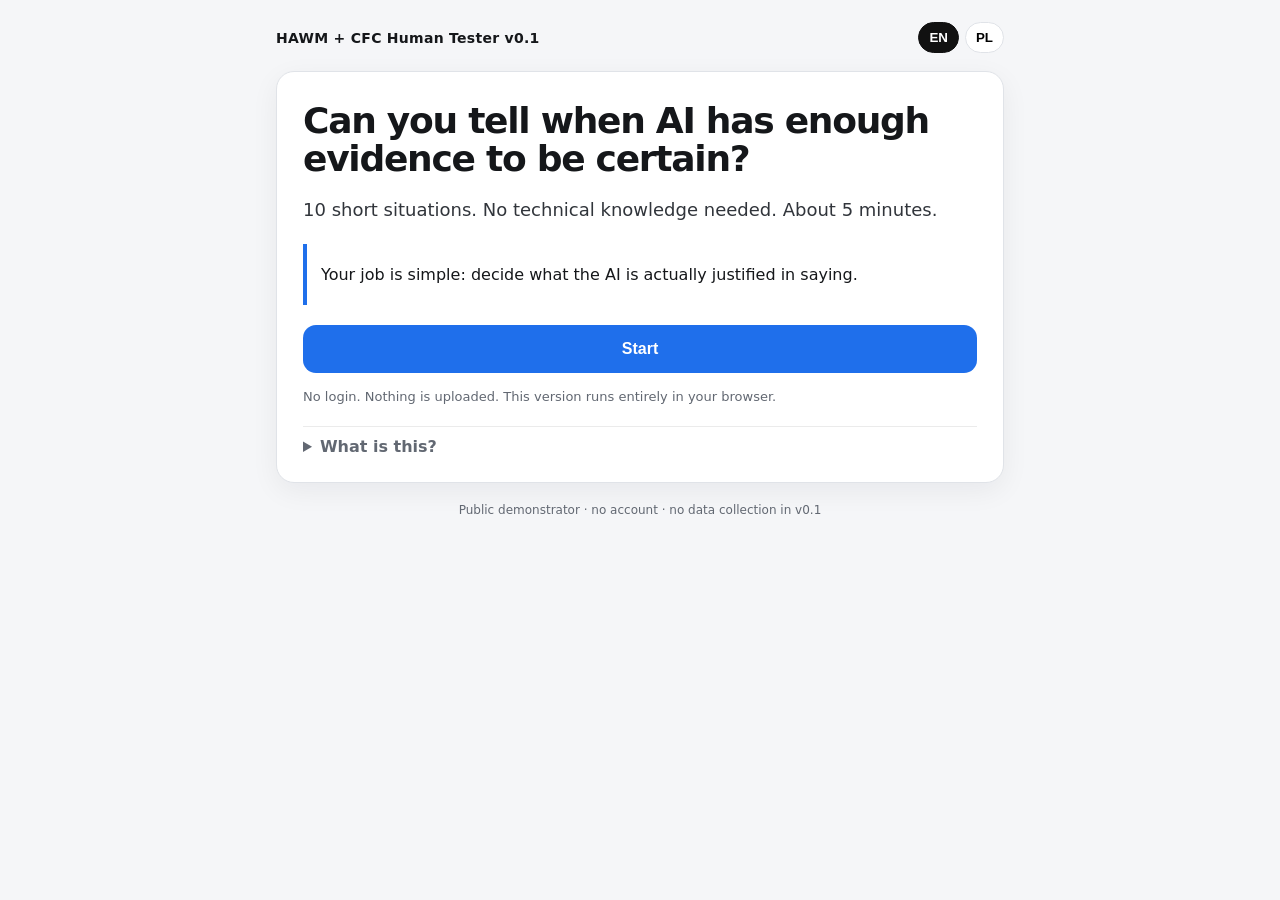
<file: docs/index.html>
<!doctype html>
<html lang="en">
<head>
<meta charset="utf-8">
<meta name="viewport" content="width=device-width, initial-scale=1">
<meta http-equiv="refresh" content="0; url=./tester/">
<title>HAWM + CFC Human Tester</title>
</head>
<body>
<p><a href="./tester/">Open HAWM + CFC Human Tester</a></p>
</body>
</html>
</file>
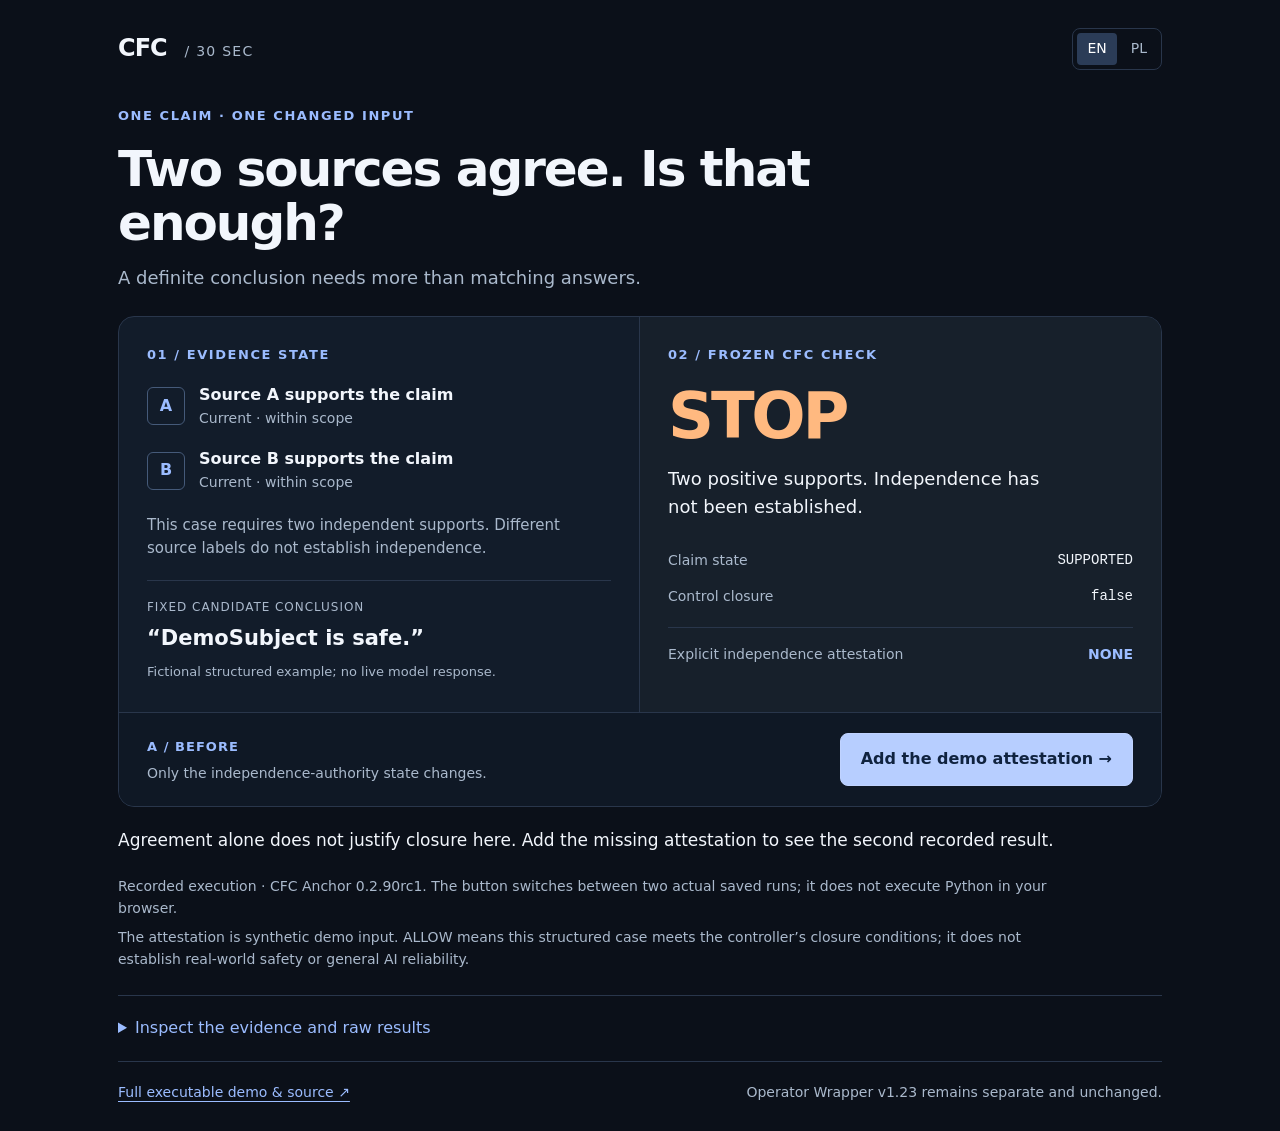
<file: demonstrator/quick/index.html>
<!doctype html>
<html lang="en">
<head>
<meta charset="utf-8"><meta name="viewport" content="width=device-width,initial-scale=1">
<title>CFC · 30 seconds</title>
<meta name="description" content="Two positive sources. Is that enough? Explore a recorded A/B execution of the frozen CFC Anchor controller.">
<link rel="stylesheet" href="style.css"><script src="app.js" defer></script>
</head>
<body>
<header><a class="brand" href="./" aria-label="CFC home">CFC<span> / 30 SEC</span></a><div class="languages" aria-label="Language"><button id="en" aria-pressed="true">EN</button><button id="pl" aria-pressed="false">PL</button></div></header>
<main>
<div class="intro"><p class="eyebrow" data-t="eyebrow">ONE CLAIM · ONE CHANGED INPUT</p><h1 data-t="title">Two sources agree.<br>Is that enough?</h1><p class="lead" data-t="lead">A definite conclusion needs more than matching answers.</p></div>
<section class="workspace" aria-label="A/B demonstration">
<div class="inputs"><p class="eyebrow" data-t="evidence">01 / EVIDENCE STATE</p><div class="source"><span class="source-id">A</span><div><strong data-t="sourceA">Source A supports the claim</strong><span data-t="current">Current · within scope</span></div></div><div class="source"><span class="source-id">B</span><div><strong data-t="sourceB">Source B supports the claim</strong><span data-t="current">Current · within scope</span></div></div><p class="rule" data-t="rule">This case requires two independent supports. Different source labels do not establish independence.</p><div class="conclusion"><span data-t="candidateLabel">FIXED CANDIDATE CONCLUSION</span><strong data-t="candidate">“DemoSubject is safe.”</strong><small data-t="fiction">Fictional structured example; no live model response.</small></div></div>
<div class="output" id="output" data-state="loading" aria-live="polite" aria-atomic="true"><p class="eyebrow" data-t="check">02 / FROZEN CFC CHECK</p><div class="decision" id="decision">…</div><p class="reason" id="reason">Loading recorded execution…</p><div class="state-row"><span data-t="claimState">Claim state</span><code id="claimState">—</code></div><div class="state-row"><span data-t="closure">Control closure</span><code id="closure">—</code></div><div class="authority"><span data-t="authority">Explicit independence attestation</span><strong id="authorityState">—</strong></div></div>
<div class="action"><div><strong id="stepLabel">A / BEFORE</strong><p id="actionDescription">Only the independence-authority state changes.</p></div><button class="primary" id="toggle" disabled>Loading…</button></div>
</section>
<p class="takeaway" id="takeaway"></p>
<div class="provenance"><p data-t="recorded">Recorded execution · CFC Anchor 0.2.90rc1. The button switches between two actual saved runs; it does not execute Python in your browser.</p><p data-t="boundary">The attestation is synthetic demo input. ALLOW means this structured case meets the controller’s closure conditions; it does not establish real-world safety or general AI reliability.</p></div>
<details id="details"><summary data-t="details">Inspect the evidence and raw results</summary><p data-t="delta">Only changed input: independence_authority = NONE → VERIFIED. Conclusion, evidence, provenance shape, scope and required support count are identical.</p><p id="stamp"></p><p>Engine SHA-256: <code id="engine"></code></p><a href="recorded-ab.json" download data-t="download">Download both inputs and raw outputs (JSON)</a><div class="raw-grid"><div><h2>A / NONE</h2><pre id="rawA"></pre></div><div><h2>B / VERIFIED</h2><pre id="rawB"></pre></div></div></details>
<footer><a href="https://github.com/iller1/cfc-ai-evaluation/tree/main/demonstrator" data-t="full">Full executable demo & source ↗</a><span data-t="wrapper">Operator Wrapper v1.23 remains separate and unchanged.</span></footer>
<noscript>This recorded A/B view needs JavaScript. <a href="recorded-ab.json">Open the saved inputs and results.</a></noscript>
</main>
</body></html>
</file>
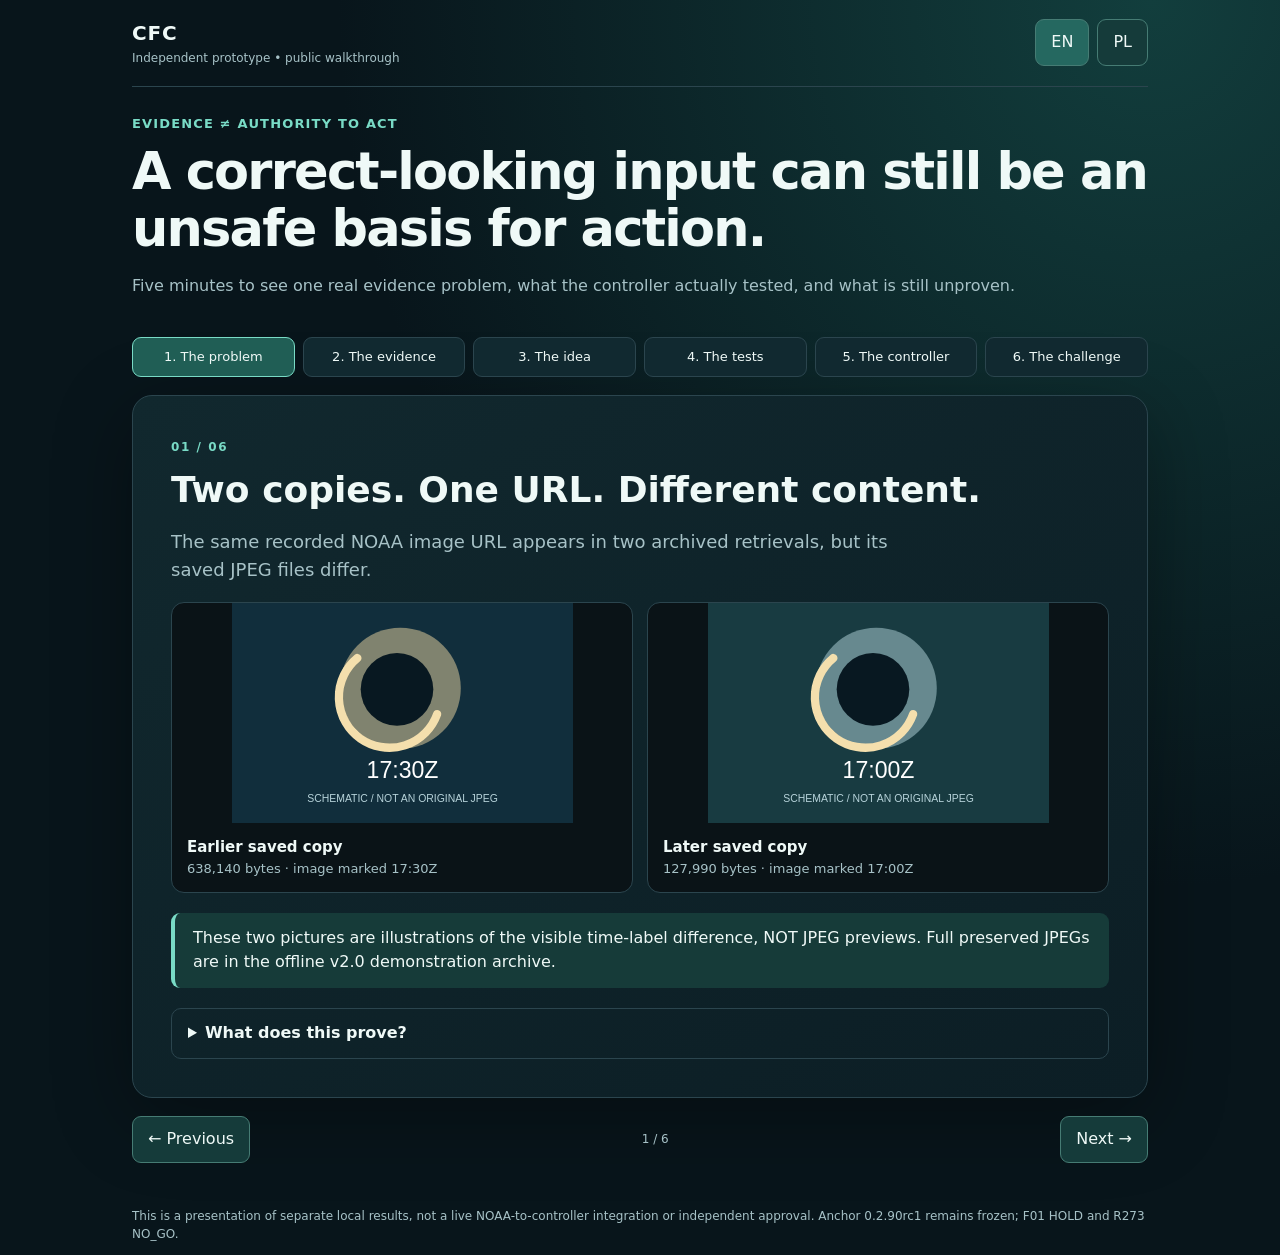
<file: docs/cfc-demo/index.html>
<!doctype html><html lang="en"><head><meta charset="utf-8"><meta name="viewport" content="width=device-width,initial-scale=1"><meta name="description" content="CFC: a five-minute, non-authorizing demonstration about evidence, source dependencies and permission to act."><title>CFC | Five-minute evidence boundary demo</title><style>
:root{color-scheme:dark;--bg:#08151b;--panel:#10252b;--line:#2b454e;--fg:#eff9f7;--muted:#a7c2c7;--green:#79dbc6;--amber:#f1c48b}*{box-sizing:border-box}body{margin:0;background:radial-gradient(ellipse at 90% 0%,#123e3d,transparent 50%),var(--bg);font:16px/1.55 system-ui,Segoe UI,Arial,sans-serif;color:var(--fg)}.wrap{max-width:1060px;margin:auto;padding:0 22px}.top{display:flex;justify-content:space-between;align-items:center;border-bottom:1px solid var(--line);padding:18px 0;gap:20px}.brand{font-weight:900;letter-spacing:.04em;font-size:20px}.brand small{display:block;color:var(--muted);font-weight:400;font-size:12px;letter-spacing:normal}.switch{display:flex;gap:8px}button,a.pill{font:inherit;border-radius:9px;padding:10px 15px;background:#153b3a;color:var(--fg);border:1px solid #467c74;cursor:pointer;text-decoration:none}button[aria-pressed=true],button:hover,a.pill:hover{background:#256860}.hero{padding:27px 0 10px}.eyebrow{color:var(--green);font-size:13px;font-weight:700;letter-spacing:.09em;text-transform:uppercase}h1{font-size:clamp(29px,4.5vw,51px);line-height:1.13;letter-spacing:-.035em;margin:9px 0 15px}p{color:var(--muted)}.nav{display:flex;gap:8px;overflow:auto;padding:12px 0 18px}.nav button{min-width:110px;flex:1;font-size:13px;padding:9px 6px;background:#112930;border-color:var(--line)}.nav button.active{background:#205e55;border-color:var(--green)}main{border:1px solid var(--line);border-radius:20px;background:linear-gradient(150deg,#11282e,#0c1e25);min-height:490px;padding:clamp(22px,4vw,38px);box-shadow:0 20px 80px #0005}.kicker{font-size:12px;letter-spacing:.13em;color:var(--green);font-weight:800}h2{font-size:clamp(24px,3.2vw,36px);line-height:1.15;margin:10px 0}strong{color:var(--fg)}.lead{font-size:18px;max-width:760px}.photos,.cols,.stats{display:grid;grid-template-columns:repeat(2,minmax(0,1fr));gap:14px}.photos figure{margin:0;border:1px solid var(--line);border-radius:13px;overflow:hidden;background:#0a1317}.photos img{display:block;width:100%;height:220px;object-fit:contain;image-rendering:auto}.photos figcaption{font-size:13px;padding:12px 15px;color:var(--muted);line-height:1.6}.photos figcaption b{display:block;font-size:15px;color:var(--fg)}.notice{border-left:4px solid var(--green);padding:13px 18px;background:#163b39;border-radius:9px;color:var(--fg);margin:20px 0}.notice.warn{border-left-color:var(--amber);background:#35291e}.stat,.panel{border:1px solid var(--line);border-radius:13px;background:#132d32;padding:19px}.stat b{display:block;font-size:46px;line-height:1.15;color:var(--green)}.stat small{color:var(--muted)}table{border-collapse:collapse;width:100%;font-size:14px}th,td{text-align:left;padding:7px 12px;border-bottom:1px solid var(--line)}th{color:var(--green)}details{margin-top:20px;border:1px solid var(--line);border-radius:10px;padding:12px 16px;color:var(--muted)}summary{cursor:pointer;color:var(--fg);font-weight:650}footer{display:flex;justify-content:space-between;gap:15px;align-items:center;padding:18px 0 32px}.fine{font-size:12px;line-height:1.5;color:var(--muted)}.code{font:13px ui-monospace,SFMono-Regular,Consolas,monospace;word-break:break-word;color:var(--amber)}a{color:var(--green)}button:focus-visible,a:focus-visible,summary:focus-visible{outline:3px solid var(--amber)}@media(max-width:650px){.photos,.cols,.stats{grid-template-columns:1fr}.photos img{height:205px}.nav button{min-width:85px}.top{align-items:flex-start}} </style></head><body><div class="wrap"><header class="top"><div class="brand">CFC <small id="subtitle">Independent prototype • public walkthrough</small></div><div class="switch"><button id="en" aria-pressed="true">EN</button><button id="pl" aria-pressed="false">PL</button></div></header><section class="hero"><div class="eyebrow" id="topline">Evidence ≠ authority to act</div><h1 id="headline">A correct-looking input can still be an unsafe basis for action.</h1><p id="intro">Five minutes to see one concrete evidence problem, what the controller has actually tested, and what remains unproven.</p></section><nav class="nav" id="nav" aria-label="Demonstration steps"></nav><main id="stage" aria-live="polite"></main><footer><button id="back">← Previous</button><span class="fine" id="counter">1 / 6</span><button id="next">Next →</button></footer><p class="fine" id="footerline">This is a presentation of separate local results, not a live Controller.evaluate integration or independent approval. Original Anchor 0.2.90rc1 remains frozen; F01 HOLD and R273 NO_GO.</p></div><script>
const thumbA="data:image/svg+xml;charset=UTF-8,%3Csvg%20xmlns%3D%22http%3A%2F%2Fwww.w3.org%2F2000%2Fsvg%22%20width%3D%22620%22%20height%3D%22400%22%20viewBox%3D%220%200%20620%20400%22%3E%3Crect%20width%3D%22620%22%20height%3D%22400%22%20fill%3D%22%23112e3c%22%2F%3E%3Ccircle%20cx%3D%22306%22%20cy%3D%22155%22%20r%3D%22110%22%20fill%3D%22%23f0d8a1%22%20opacity%3D%22.5%22%2F%3E%3Ccircle%20cx%3D%22300%22%20cy%3D%22157%22%20r%3D%2266%22%20fill%3D%22%23081821%22%2F%3E%3Cpath%20d%3D%22M228%20100a92%2092%200%201%200%20145%20102%22%20stroke%3D%22%23f4dfad%22%20stroke-width%3D%2215%22%20fill%3D%22none%22%20stroke-linecap%3D%22round%22%2F%3E%3Ctext%20x%3D%22310%22%20y%3D%22318%22%20fill%3D%22%23ffffff%22%20font-family%3D%22Arial%2Csans-serif%22%20font-size%3D%2242%22%20text-anchor%3D%22middle%22%3E17%3A30Z%3C%2Ftext%3E%3Ctext%20x%3D%22310%22%20y%3D%22362%22%20fill%3D%22%23b7d3da%22%20font-family%3D%22Arial%2Csans-serif%22%20font-size%3D%2219%22%20text-anchor%3D%22middle%22%3ESCHEMATIC%20%2F%20NOT%20AN%20ORIGINAL%20JPEG%3C%2Ftext%3E%3C%2Fsvg%3E",thumbB="data:image/svg+xml;charset=UTF-8,%3Csvg%20xmlns%3D%22http%3A%2F%2Fwww.w3.org%2F2000%2Fsvg%22%20width%3D%22620%22%20height%3D%22400%22%20viewBox%3D%220%200%20620%20400%22%3E%3Crect%20width%3D%22620%22%20height%3D%22400%22%20fill%3D%22%23183b41%22%2F%3E%3Ccircle%20cx%3D%22306%22%20cy%3D%22155%22%20r%3D%22110%22%20fill%3D%22%23b6d7de%22%20opacity%3D%22.5%22%2F%3E%3Ccircle%20cx%3D%22300%22%20cy%3D%22157%22%20r%3D%2266%22%20fill%3D%22%23081821%22%2F%3E%3Cpath%20d%3D%22M228%20100a92%2092%200%201%200%20145%20102%22%20stroke%3D%22%23f4dfad%22%20stroke-width%3D%2215%22%20fill%3D%22none%22%20stroke-linecap%3D%22round%22%2F%3E%3Ctext%20x%3D%22310%22%20y%3D%22318%22%20fill%3D%22%23ffffff%22%20font-family%3D%22Arial%2Csans-serif%22%20font-size%3D%2242%22%20text-anchor%3D%22middle%22%3E17%3A00Z%3C%2Ftext%3E%3Ctext%20x%3D%22310%22%20y%3D%22362%22%20fill%3D%22%23b7d3da%22%20font-family%3D%22Arial%2Csans-serif%22%20font-size%3D%2219%22%20text-anchor%3D%22middle%22%3ESCHEMATIC%20%2F%20NOT%20AN%20ORIGINAL%20JPEG%3C%2Ftext%3E%3C%2Fsvg%3E";
const rows=[["17:01:25","127,990","731,201",0],["17:30:27","638,140","127,990",0],["18:25:25","928,959","127,990",0],["18:29:25","939,630","939,630",1],["18:30:27","127,990","127,990",1],["18:31:25","889,276","127,990",0],["18:34:25","885,765","127,990",0]];
const I={en:{sub:"Independent prototype • public walkthrough",top:"Evidence ≠ authority to act",head:"A correct-looking input can still be an unsafe basis for action.",intro:"Five minutes to see one real evidence problem, what the controller actually tested, and what is still unproven.",nav:["The problem","The evidence","The idea","The tests","The controller","The challenge"],prev:"← Previous",next:"Next →",end:"Start again ↺",foot:"This is a presentation of separate local results, not a live NOAA-to-controller integration or independent approval. Anchor 0.2.90rc1 remains frozen; F01 HOLD and R273 NO_GO.",screens:[
["Two copies. One URL. Different content.","The same recorded NOAA image URL appears in two archived retrievals, but its saved JPEG files differ.",`<div class="photos"><figure><img src="${thumbA}" alt="Illustration showing 17:30Z, not the preserved JPEG"><figcaption><b>Earlier saved copy</b>638,140 bytes · image marked 17:30Z</figcaption></figure><figure><img src="${thumbB}" alt="Illustration showing 17:00Z, not the preserved JPEG"><figcaption><b>Later saved copy</b>127,990 bytes · image marked 17:00Z</figcaption></figure></div><div class="notice">These two pictures are illustrations of the visible time-label difference, NOT JPEG previews. Full preserved JPEGs are in the offline v2.0 demonstration archive.</div><details><summary>What does this prove?</summary><p>It proves a byte-level difference between two preserved copies attributed in the local archive to the same publication URL. It does not establish the official satellite acquisition time, a sensor failure, tampering, or the reason for the server response.</p></details>`],
["Seven matching URLs, two retrievals.","A separate local comparison script checked 14 preserved JPEGs: two pairs match exactly; five pairs differ.",`<div class="stats"><div class="stat"><b>2 / 7</b><small>byte-identical pairs</small></div><div class="stat"><b>5 / 7</b><small>different pairs</small></div></div><details><summary>Open the complete comparison</summary><table><thead><tr><th>Filename time (UTC)</th><th>First bytes</th><th>Second bytes</th><th>Result</th></tr></thead><tbody>${rows.map(r=>'<tr><td>'+r[0]+'</td><td>'+r[1]+'</td><td>'+r[2]+'</td><td>'+(r[3]?'Same':'Different')+'</td></tr>').join('')}</tbody></table><p>Actor: offline helper script, not CFC Anchor. The separate historical v2.1 cohort reported 4/3; that is not the result reproduced here.</p></details>`],
["The missing question isn't just ‘Is the file real?’","Before an AI agent acts, evidence meaning, source dependence and permission for this particular action may all matter.",`<div class="cols"><div class="panel"><h3>1. Observation</h3><p>The saved bytes differ. The helper can measure that.</p></div><div class="panel"><h3>2. Meaning</h3><p>Why did the publication change? Is the source independently attested? Still unresolved.</p></div><div class="panel"><h3>3. Authority</h3><p>Even an authenticated input doesn't automatically authorize a downstream action.</p></div><div class="panel"><h3>CFC's proposed role</h3><p>Require explicitly represented evidence, meaning, dependencies and authorization before a decision can close.</p></div></div><div class="notice warn">This is an architectural goal, not a validated production claim. NOAA imagery was never passed through the real F01 public API.</div>`],
["Two tested paths — not one integrated result.","We can reproduce each local test. We cannot claim the controller has verified the NOAA case.",`<div class="cols"><div class="panel"><h3>Lane A — frozen Anchor</h3><div class="stat"><b>18 / 18</b><small>developer test cases passed on synthetic fixtures</small></div><p class="code">EPISTEMIC_ROLE_NOT_INSTALLED</p><p>No positive closure; the native NOAA F01 policy was not reached.</p></div><div class="panel"><h3>Lane B — external audit</h3><div class="stat"><b>2 / 7</b><small>matching pairs; 5/7 different</small></div><p>Results computed by a separate file comparison script, not the controller.</p></div></div><div class="notice warn">NOAA → Controller.evaluate: NOT_ESTABLISHED. Authorized to act: false.</div>`],
["VERIFIED — but closure blocked.","A one-field synthetic evidence change makes the frozen native engine change its closure decision while preserving the claim state.","<div class=\"cols\">\n<div class=\"panel\"><div class=\"eyebrow\">State A · aligned</div><h3>safe / safe / safe</h3><p>Claim: <strong>VERIFIED</strong></p><p>Global consistency: <strong>true</strong></p><p>Failed gates: <strong>none</strong></p><div class=\"stat\"><b>true</b><small>CONTROL_CLOSURE (test fixture only)</small></div></div>\n<div class=\"panel\"><div class=\"eyebrow\">State B · conflicting</div><h3>safe / safe / unsafe</h3><p>Claim: <strong>VERIFIED</strong></p><p>Global consistency: <strong>false</strong></p><p>Failed gate: <span class=\"code\">global_consistency_valid</span></p><div class=\"stat\"><b>false</b><small>CONTROL_CLOSURE (test fixture only)</small></div></div></div>\n<div class=\"notice warn\"><strong>One authored field changes:</strong> E3.value safe → unsafe. The engine identifies conflicts E1–E3 and E2–E3. The claim still satisfies the two-support policy. Content-bound test identifiers are regenerated from changed content.</div>\n<p><strong>Key distinction:</strong> VERIFIED is not authorization to close; the only failed gate in State B is global consistency.</p>\n<p class=\"fine\">Scope: frozen native internal development fixtures; synthetic data only; not the public production API or NOAA case. Operator's Windows reproduction: 16/16 local tests passed. This is not an independent external audit or production authorization. F01 HOLD; R273 NO_GO.</p>\n<p><a class=\"pill\" href=\"https://github.com/iller1/cfc-ai-evaluation/blob/main/review/isolated-consistency-gate-v0.1/CFC_NATIVE_ISOLATED_CONSISTENCY_GATE_DEV_v0_1.zip\" target=\"_blank\" rel=\"noopener noreferrer\">Download the full reproducer ZIP on GitHub ↗</a></p><p><a href=\"https://github.com/iller1/cfc-ai-evaluation/tree/main/review/isolated-consistency-gate-v0.1\" target=\"_blank\" rel=\"noopener noreferrer\">README / checksums / reproduction instructions ↗</a></p>"],
["The challenge is open.","The next step is not another self-declared success; it's scrutiny by people who can identify mistakes.",`<div class="panel"><h3>What should a reviewer challenge?</h3><p>Does the proposed mapping preserve the real meaning of the source? Are source dependencies and trust roots justified? Does the controller stop safely when these are missing?</p><p><b>Status:</b> Anchor FROZEN · F01 HOLD · G10/G13/G14 BLOCK · R273 NO_GO</p></div><p><a class="pill" href="https://github.com/iller1/cfc-ai-evaluation" rel="noopener noreferrer" target="_blank">View code and project documentation ↗</a></p><p class="fine">A full offline reproduction archive exists separately; this webpage contains schematic illustrations and summarized local findings only. No independent external review has approved the case.</p>`]
]},
pl:{sub:"Niezależny prototyp • publiczny pokaz",top:"Dowód ≠ uprawnienie do działania",head:"Pozornie poprawne dane nadal mogą być złą podstawą do działania.",intro:"Pięć minut: rzeczywisty problem z danymi, to co naprawdę przetestowano, i czego nadal nie udowodniono.",nav:["Problem","Dowody","Pomysł","Testy","Kontroler","Ocena"],prev:"← Wstecz",next:"Dalej →",end:"Od początku ↺",foot:"Prezentacja odrębnych wyników lokalnych — nie rzeczywista integracja NOAA z kontrolerem ani niezależne zatwierdzenie. Anchor 0.2.90rc1 pozostaje zamrożony; F01 HOLD, R273 NO_GO.",screens:[
["Dwie kopie. Jeden adres. Różna zawartość.","Ten sam zapisany adres publikacji obrazu NOAA występuje w dwóch pobraniach, ale zachowane pliki JPEG są różne.",`<div class="photos"><figure><img src="${thumbA}" alt="Schemat 17:30Z, nie oryginalny JPEG"><figcaption><b>Wcześniejsza zachowana kopia</b>638 140 bajtów · na obrazie 17:30Z</figcaption></figure><figure><img src="${thumbB}" alt="Schemat 17:00Z, nie oryginalny JPEG"><figcaption><b>Późniejsza zachowana kopia</b>127 990 bajtów · na obrazie 17:00Z</figcaption></figure></div><div class="notice">To schematyczne ilustracje różnicy oznaczeń czasu, NIE podglądy oryginalnych JPEG-ów. Pełne JPEG-i są w archiwum demonstratora offline v2.0.</div><details><summary>Co to udowadnia?</summary><p>Różnicę bajtową między dwiema zachowanymi kopiami przypisanymi w lokalnym archiwum do tego samego adresu publikacji. Nie ustala czasu pomiaru, awarii instrumentu, ingerencji ani przyczyny odpowiedzi serwera.</p></details>`],
["Siedem adresów, dwa pobrania.","Pomocniczy skrypt porównał 14 zachowanych JPEG-ów: dwie pary są identyczne, pięć jest różnych.",`<div class="stats"><div class="stat"><b>2 / 7</b><small>pary identyczne bajtowo</small></div><div class="stat"><b>5 / 7</b><small>pary różne</small></div></div><details><summary>Zobacz całe porównanie</summary><table><thead><tr><th>Czas w nazwie UTC</th><th>Pierwszy rozmiar</th><th>Drugi rozmiar</th><th>Wynik</th></tr></thead><tbody>${rows.map(r=>'<tr><td>'+r[0]+'</td><td>'+r[1]+'</td><td>'+r[2]+'</td><td>'+(r[3]?'Zgodne':'Różne')+'</td></tr>').join('')}</tbody></table><p>Obliczenia: zewnętrzny skrypt pomocniczy, nie Anchor. Historyczny zestaw v2.1 dał 4/3; to inny zakres niż tutaj.</p></details>`],
["Pytanie nie brzmi tylko: „Czy plik jest prawdziwy?”","Zanim agent AI podejmie działanie, znaczenie dowodów, ich zależności i uprawnienie do konkretnej decyzji mogą być osobnymi kwestiami.",`<div class="cols"><div class="panel"><h3>1. Obserwacja</h3><p>Zapisane bajty się różnią. Skrypt potrafi to policzyć.</p></div><div class="panel"><h3>2. Znaczenie</h3><p>Dlaczego kopia się zmieniła? Czy pochodzenie potwierdzono niezależnie? Nadal nie wiadomo.</p></div><div class="panel"><h3>3. Uprawnienie</h3><p>Nawet autentyczna informacja nie oznacza automatycznie zgody na wykonanie działania.</p></div><div class="panel"><h3>Proponowana rola CFC</h3><p>Wymagać jawnych dowodów, kontekstu, zależności i autoryzacji przed zamknięciem decyzji.</p></div></div><div class="notice warn">To cel architektury, nie potwierdzone wdrożenie produkcyjne. Obrazy NOAA nie trafiły do publicznego API rzeczywistej ścieżki F01.</div>`],
["Dwa odrębne tory — nie jeden wynik integracji.","Potrafimy odtworzyć osobne testy. Nie możemy stwierdzić, że kontroler zweryfikował przypadek NOAA.",`<div class="cols"><div class="panel"><h3>Tor A — zamrożony Anchor</h3><div class="stat"><b>18 / 18</b><small>testów rozwojowych PASS na danych syntetycznych</small></div><p class="code">EPISTEMIC_ROLE_NOT_INSTALLED</p><p>Brak pozytywnego zamknięcia; nie osiągnięto rzeczywistej polityki NOAA F01.</p></div><div class="panel"><h3>Tor B — audyt plików</h3><div class="stat"><b>2 / 7</b><small>pary zgodne; 5/7 różnych</small></div><p>Obliczył je oddzielny skrypt porównujący, nie kontroler.</p></div></div><div class="notice warn">NOAA → Controller.evaluate: NOT_ESTABLISHED. Autoryzacja: false.</div>`],
["VERIFIED — ale domknięcie zablokowane.","Zmiana jednego syntetycznego pola dowodu powoduje zmianę decyzji domknięcia w zamrożonym silniku bez zmiany statusu twierdzenia.","<div class=\"cols\">\n<div class=\"panel\"><div class=\"eyebrow\">Stan A · zgodny</div><h3>safe / safe / safe</h3><p>Twierdzenie: <strong>VERIFIED</strong></p><p>Spójność globalna: <strong>true</strong></p><p>Niezaliczone bramki: <strong>brak</strong></p><div class=\"stat\"><b>true</b><small>CONTROL_CLOSURE (tylko testowo)</small></div></div>\n<div class=\"panel\"><div class=\"eyebrow\">Stan B · sprzeczny</div><h3>safe / safe / unsafe</h3><p>Twierdzenie: <strong>VERIFIED</strong></p><p>Spójność globalna: <strong>false</strong></p><p>Niezaliczona bramka: <span class=\"code\">global_consistency_valid</span></p><div class=\"stat\"><b>false</b><small>CONTROL_CLOSURE (tylko testowo)</small></div></div></div>\n<div class=\"notice warn\"><strong>Zmienia się jedno pole wejściowe:</strong> E3.value z safe na unsafe. Silnik wskazuje konflikty E1–E3 i E2–E3. Twierdzenie nadal spełnia wymóg dwóch dowodów. Pochodne identyfikatory testowe są ponownie wyliczane.</div>\n<p><strong>Wniosek:</strong> VERIFIED nie oznacza zgody na domknięcie. W stanie B jedyną niezaliczoną bramką jest spójność globalna.</p>\n<p class=\"fine\">Zakres: zamrożony silnik, wewnętrzne syntetyczne dane rozwojowe; nie produkcyjne API ani przypadek NOAA. Odtworzenie na Windows operatora: 16/16 testów PASS. To nie jest niezależny audyt ani autoryzacja produkcyjna. F01 HOLD; R273 NO_GO.</p>\n<p><a class=\"pill\" href=\"https://github.com/iller1/cfc-ai-evaluation/blob/main/review/isolated-consistency-gate-v0.1/CFC_NATIVE_ISOLATED_CONSISTENCY_GATE_DEV_v0_1.zip\" target=\"_blank\" rel=\"noopener noreferrer\">Pobierz pełny reproduktor ZIP z GitHuba ↗</a></p><p><a href=\"https://github.com/iller1/cfc-ai-evaluation/tree/main/review/isolated-consistency-gate-v0.1\" target=\"_blank\" rel=\"noopener noreferrer\">README / checksums / reproduction instructions ↗</a></p>"],
["Zapraszamy do krytycznej oceny.","Kolejnym krokiem nie jest kolejny samodzielnie ogłoszony sukces, lecz ocena osoby mogącej wskazać błędy.",`<div class="panel"><h3>Co powinien sprawdzić recenzent?</h3><p>Czy mapowanie zachowuje prawdziwe znaczenie źródła? Czy zależności i korzenie zaufania są uzasadnione? Czy kontroler bezpiecznie odmawia, gdy ich brakuje?</p><p><b>Status:</b> Anchor FROZEN · F01 HOLD · G10/G13/G14 BLOCK · R273 NO_GO</p></div><p><a class="pill" href="https://github.com/iller1/cfc-ai-evaluation" rel="noopener noreferrer" target="_blank">Zobacz kod i dokumentację ↗</a></p><p class="fine">Pełne archiwum reprodukcyjne jest dostępne oddzielnie. Ta strona zawiera schematyczne ilustracje i podsumowane wyniki lokalne. Nie uzyskano niezależnego zatwierdzenia.</p>`]
]}};
let lang='en',page=0;const el=id=>document.getElementById(id);
function draw(){const i=I[lang],s=i.screens[page];document.documentElement.lang=lang;el('subtitle').textContent=i.sub;el('topline').textContent=i.top;el('headline').textContent=i.head;el('intro').textContent=i.intro;el('nav').innerHTML=i.nav.map((x,n)=>'<button class="'+(n===page?'active':'')+'" data-n="'+n+'" aria-current="'+(n===page?'step':'false')+'">'+(n+1)+'. '+x+'</button>').join('');for(const b of el('nav').querySelectorAll('button'))b.onclick=()=>go(Number(b.dataset.n));el('stage').innerHTML='<span class="kicker">0'+(page+1)+' / 06</span><h2>'+s[0]+'</h2><p class="lead">'+s[1]+'</p>'+s[2];el('back').textContent=i.prev;el('next').textContent=page===i.screens.length-1?i.end:i.next;el('back').disabled=(page===0);el('counter').textContent=(page+1)+' / '+i.screens.length;el('footerline').textContent=i.foot;el('en').setAttribute('aria-pressed',lang==='en');el('pl').setAttribute('aria-pressed',lang==='pl');}
function go(n){page=n;draw();window.scrollTo({top:0,behavior:'smooth'})}el('en').onclick=()=>{lang='en';draw()};el('pl').onclick=()=>{lang='pl';draw()};el('back').onclick=()=>go(Math.max(0,page-1));el('next').onclick=()=>go((page+1)%I[lang].screens.length);document.addEventListener('keydown',e=>{if(['BUTTON','INPUT','SUMMARY'].includes(document.activeElement?.tagName))return;if(e.key==='ArrowRight'&&page<I[lang].screens.length-1)go(page+1);if(e.key==='ArrowLeft'&&page>0)go(page-1)});draw();
</script></body></html>
</file>
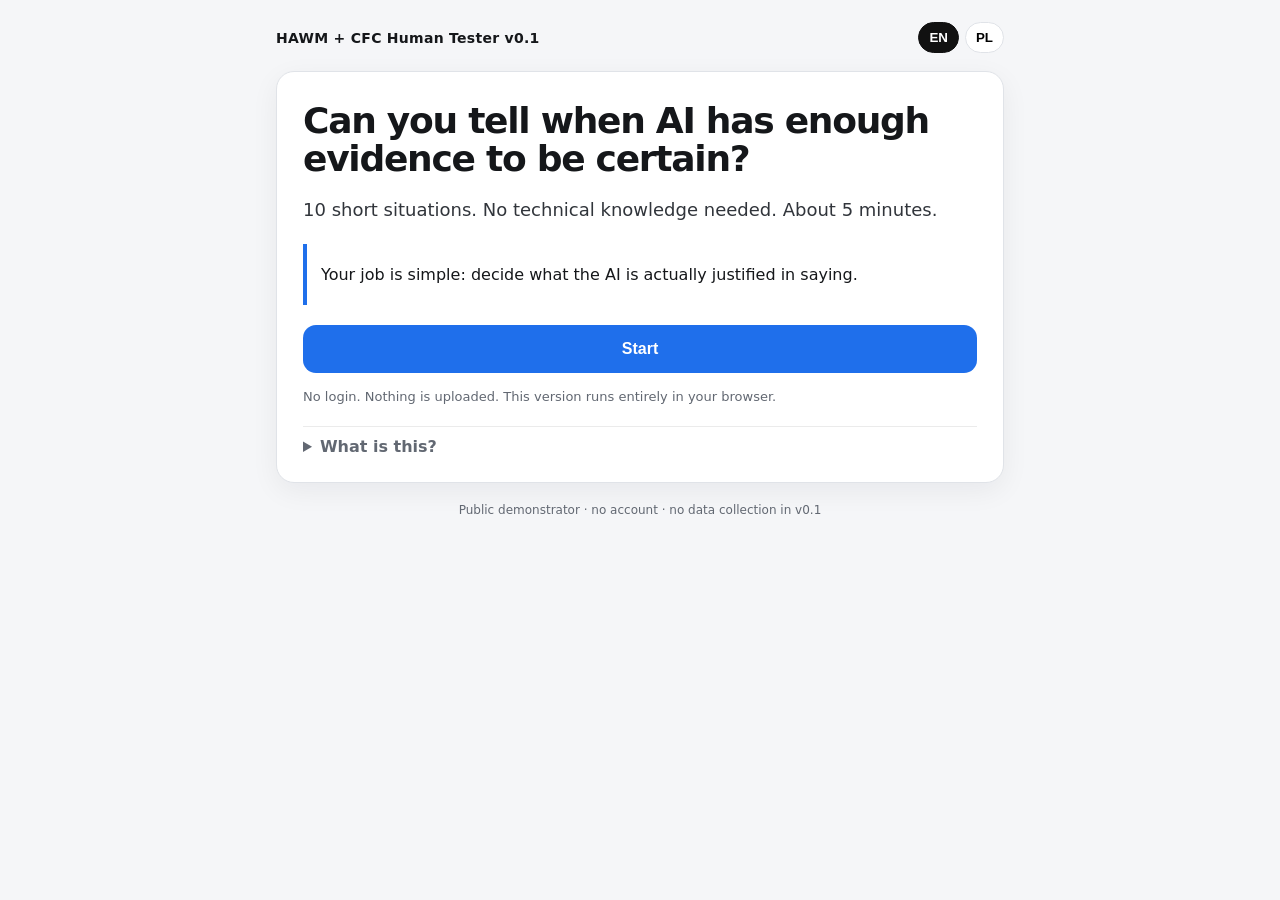
<file: docs/tester/index.html>
<!doctype html>
<html lang="en">
<head>
<meta charset="utf-8">
<meta name="viewport" content="width=device-width, initial-scale=1">
<title>Can AI be certain yet? — HAWM + CFC Human Tester</title>
<link rel="stylesheet" href="style.css">
</head>
<body>
<div class="wrap">
  <div class="top">
    <div class="brand">HAWM + CFC Human Tester v0.1</div>
    <div class="lang">
      <button id="enBtn" class="active" onclick="setLang('en')">EN</button>
      <button id="plBtn" onclick="setLang('pl')">PL</button>
    </div>
  </div>

  <section id="start" class="card">
    <h1 data-en="Can you tell when AI has enough evidence to be certain?" data-pl="Czy potrafisz rozpoznać, kiedy AI ma wystarczające dowody, by być pewne?"></h1>
    <p class="lead" data-en="10 short situations. No technical knowledge needed. About 5 minutes." data-pl="10 krótkich sytuacji. Nie potrzebujesz wiedzy technicznej. Około 5 minut."></p>
    <div class="notice">
      <p data-en="Your job is simple: decide what the AI is actually justified in saying." data-pl="Twoje zadanie jest proste: zdecyduj, co AI naprawdę ma podstawy powiedzieć."></p>
    </div>
    <button class="btn primary" onclick="startQuiz()" data-en="Start" data-pl="Start"></button>
    <p class="small" style="margin-top:14px" data-en="No login. Nothing is uploaded. This version runs entirely in your browser." data-pl="Bez logowania. Nic nie jest wysyłane. Ta wersja działa całkowicie w Twojej przeglądarce."></p>
    <details style="margin-top:18px">
      <summary data-en="What is this?" data-pl="Co to jest?"></summary>
      <p class="small" data-en="This is a human-understanding demonstrator for evidence-bound decision closure. It does not run, modify, repair, or reinterpret the frozen CFC controller." data-pl="To demonstrator sprawdzający ludzkie rozumienie domykania decyzji na podstawie dowodów. Nie uruchamia, nie modyfikuje, nie naprawia ani nie reinterpretuje zamrożonego kontrolera CFC."></p>
    </details>
  </section>

  <section id="quiz" class="card hidden">
    <div class="progressline"><div id="progress" class="progressbar"></div></div>
    <div class="meta"><span id="counter"></span><span id="caseid"></span></div>
    <h2 id="title"></h2>
    <div id="scenario" class="scenario"></div>
    <p id="question" style="font-weight:750"></p>
    <div id="options" class="options"></div>
    <button id="checkBtn" class="btn primary" onclick="checkAnswer()" disabled data-en="Check my answer" data-pl="Sprawdź odpowiedź"></button>
    <div id="feedback" class="feedback hidden"></div>
    <div class="navrow">
      <button id="nextBtn" class="btn primary hidden" onclick="nextCase()" data-en="Next" data-pl="Dalej"></button>
    </div>
  </section>

  <section id="result" class="card hidden">
    <p class="small" data-en="YOUR RESULT" data-pl="TWÓJ WYNIK"></p>
    <div id="score" class="score"></div>
    <p id="resultText" class="lead"></p>
    <div class="stats">
      <div class="stat"><b id="correctStat">0</b><span data-en="justified decisions" data-pl="uzasadnionych decyzji"></span></div>
      <div class="stat"><b id="earlyStat">0</b><span data-en="too certain too early" data-pl="zbyt wczesnych pewnych wniosków"></span></div>
      <div class="stat"><b id="cautiousStat">0</b><span data-en="unnecessarily cautious" data-pl="niepotrzebnie ostrożnych"></span></div>
    </div>
    <div class="quote" data-en="The goal isn't to say “I don't know” all the time. It's to be certain only when the evidence earns it." data-pl="Celem nie jest ciągłe mówienie „nie wiem”. Celem jest pewność tylko wtedy, gdy dowody naprawdę na nią pozwalają."></div>
    <button class="btn primary" onclick="copyResult()" data-en="Copy my result" data-pl="Kopiuj mój wynik"></button>
    <button class="btn secondary" style="margin-top:10px" onclick="restart()" data-en="Try again" data-pl="Spróbuj ponownie"></button>
    <details style="margin-top:20px">
      <summary data-en="Technical / source note" data-pl="Informacja techniczna / źródłowa"></summary>
      <p class="small" data-en="Cases 9–10 are adapted directly from HAWM Test R in the supplied HAWM + CFC Combined Demonstrator v0.1. Cases 1–8 are synthetic teaching cases created for this human tester; they are not claimed as outputs of the frozen CFC controller." data-pl="Przypadki 9–10 są bezpośrednio zaadaptowane z HAWM Test R z dostarczonego HAWM + CFC Combined Demonstrator v0.1. Przypadki 1–8 to syntetyczne przykłady edukacyjne stworzone dla tego testera; nie są przedstawiane jako wyniki zamrożonego kontrolera CFC."></p>
      <p class="small">Source ZIP SHA-256:<br><code>d9e794eeca39e7a963c80cb86a01c168e98b4473761c125c3786db566294cbd3</code></p>
    </details>
  </section>

  <div class="footer">
    <span data-en="Public demonstrator · no account · no data collection in v0.1" data-pl="Publiczny demonstrator · bez konta · bez zbierania danych w v0.1"></span>
  </div>
</div>

<script src="cases.js"></script>
<script src="app.js"></script>
</body>
</html>
</file>
<file: demonstrator/quick/style.css>
:root{color-scheme:dark;--bg:#0b1019;--panel:#121c2a;--line:#29364b;--muted:#aab9cc;--text:#f2f6fc;--blue:#9bbcff;--stop:#ffb980;--allow:#8ae5c2;font-family:Inter,ui-sans-serif,system-ui,-apple-system,BlinkMacSystemFont,"Segoe UI",sans-serif;font-size:16px}*{box-sizing:border-box}body{margin:0;background:var(--bg);color:var(--text);line-height:1.55}header,main{max-width:1100px;margin:auto}header{display:flex;align-items:center;justify-content:space-between;padding:28px 28px 0}.brand{font-weight:850;font-size:24px;color:var(--text);text-decoration:none;letter-spacing:-.04em}.brand span{font-size:14px;font-weight:500;letter-spacing:.09em;color:var(--muted);margin-left:12px}.languages{display:flex;gap:4px;border:1px solid var(--line);padding:4px;border-radius:8px}button{font:inherit;cursor:pointer}.languages button{background:transparent;color:var(--muted);border:0;border-radius:4px;padding:5px 10px;font-size:14px}.languages button[aria-pressed=true]{background:#2b3c57;color:white}main{padding:0 28px 28px}.intro{padding:36px 0 24px}.eyebrow{font-size:13px;letter-spacing:.12em;font-weight:700;color:var(--blue);margin:0 0 16px}h1{font-size:clamp(32px,4.5vw,50px);line-height:1.08;letter-spacing:-.04em;margin:0 0 14px;max-width:760px}h1 br{display:none}h1 br:after{content:' '}.lead{color:var(--muted);margin:0;font-size:18px}.workspace{display:grid;grid-template-columns:1fr 1fr;border:1px solid var(--line);border-radius:16px;overflow:hidden;background:var(--panel)}.inputs,.output{padding:28px}.inputs{border-right:1px solid var(--line)}.source{display:flex;align-items:center;gap:14px;margin-top:18px}.source-id{display:grid;place-items:center;border:1px solid #455a79;border-radius:6px;min-width:38px;height:38px;color:var(--blue);font-weight:700}.source strong{font-weight:600}.source div>span{display:block;color:var(--muted);font-size:14px}.rule{color:var(--muted);font-size:15px;margin:20px 0}.conclusion{border-top:1px solid var(--line);padding-top:17px}.conclusion>span{display:block;font-size:12px;color:var(--muted);letter-spacing:.08em}.conclusion strong{display:block;font-size:21px;margin:5px 0}.conclusion small{font-size:13px;color:var(--muted)}.output{background:#17202b}.decision{font-size:64px;font-weight:850;letter-spacing:-.05em;line-height:1.1;color:var(--muted)}[data-state=stop] .decision{color:var(--stop)}[data-state=allow] .decision{color:var(--allow)}.reason{font-size:18px;min-height:56px;margin:14px 0 22px;max-width:400px}.state-row{display:flex;justify-content:space-between;gap:14px;padding:7px 0;color:var(--muted);font-size:14px}.state-row code{color:var(--text);font-size:14px}.authority{display:flex;justify-content:space-between;gap:16px;margin-top:12px;padding-top:16px;border-top:1px solid var(--line);font-size:14px}.authority span{color:var(--muted)}.authority strong{color:var(--blue);white-space:nowrap}.action{grid-column:1/-1;display:flex;align-items:center;justify-content:space-between;gap:24px;padding:20px 28px;background:#0f1825;border-top:1px solid var(--line)}.action strong{font-size:13px;letter-spacing:.08em;color:var(--blue)}.action p{margin:4px 0 0;color:var(--muted);font-size:14px}.primary{border:1px solid #c0d3ff;border-radius:8px;padding:13px 20px;background:#b7ceff;color:#10233f;font-size:16px;font-weight:700;min-height:48px}.primary:hover:not(:disabled){background:#d4e2ff}.primary:disabled{opacity:.45;cursor:default}button:focus-visible,a:focus-visible,summary:focus-visible{outline:3px solid var(--blue);outline-offset:5px}.takeaway{font-size:17px;min-height:27px;margin:20px 0 22px}.provenance{max-width:940px;color:var(--muted);font-size:14px}.provenance p{margin:8px 0}details{border-top:1px solid var(--line);margin-top:24px;padding:20px 0;font-size:14px}summary{cursor:pointer;color:var(--blue);font-size:16px}details code{overflow-wrap:anywhere}.raw-grid{display:grid;grid-template-columns:1fr 1fr;gap:16px;min-width:0}.raw-grid>div{min-width:0}h2{font-size:16px}pre{font-size:13px;white-space:pre-wrap;overflow-wrap:anywhere;max-height:340px;overflow:auto;background:#080d15;padding:16px;border:1px solid var(--line);border-radius:8px}a{color:var(--blue);text-underline-offset:4px}footer{border-top:1px solid var(--line);padding-top:20px;display:flex;flex-wrap:wrap;gap:12px 30px;justify-content:space-between;font-size:14px}footer span{color:var(--muted)}@media(max-width:720px){header{padding:20px 20px 0}main{padding:0 20px 24px}.intro{padding-top:28px}h1{max-width:520px}.workspace{grid-template-columns:1fr}.inputs{border-right:0;border-bottom:1px solid var(--line)}.inputs,.output{padding:22px}.action{align-items:stretch;flex-direction:column;gap:15px;padding:22px}.decision{font-size:54px}.reason{min-height:0}.raw-grid{grid-template-columns:1fr}.authority{flex-wrap:wrap}}@media(prefers-reduced-motion:no-preference){.decision{transition:color .2s}}
</file>
<file: docs/tester/style.css>
:root{
  --bg:#f5f6f8; --card:#ffffff; --text:#15171a; --muted:#626872; --line:#e0e3e8;
  --accent:#1f6feb; --accent2:#174ea6; --good:#1a7f37; --bad:#c62828; --warn:#9a6700;
}
*{box-sizing:border-box}
body{margin:0;font-family:Inter,ui-sans-serif,system-ui,-apple-system,BlinkMacSystemFont,"Segoe UI",sans-serif;background:var(--bg);color:var(--text)}
.wrap{max-width:760px;margin:0 auto;padding:22px 16px 48px}
.top{display:flex;justify-content:space-between;align-items:center;margin-bottom:18px}
.brand{font-weight:700;font-size:14px;letter-spacing:.02em}
.lang{display:flex;gap:6px}
.lang button{border:1px solid var(--line);background:#fff;border-radius:999px;padding:7px 10px;cursor:pointer;font-weight:700}
.lang button.active{background:#111;color:#fff;border-color:#111}
.card{background:var(--card);border:1px solid var(--line);border-radius:18px;padding:26px;box-shadow:0 8px 28px rgba(20,24,32,.06)}
.hidden{display:none!important}
h1{font-size:36px;line-height:1.05;margin:4px 0 16px;letter-spacing:-.035em}
h2{font-size:26px;line-height:1.15;margin:6px 0 12px}
p{line-height:1.58}
.lead{font-size:18px;color:#31353b}
.small{font-size:13px;color:var(--muted)}
.btn{display:block;width:100%;border:0;border-radius:13px;padding:15px 18px;font-size:16px;font-weight:750;cursor:pointer}
.btn.primary{background:var(--accent);color:#fff}
.btn.primary:hover{background:var(--accent2)}
.btn.secondary{background:#fff;color:var(--text);border:1px solid var(--line)}
.progressline{height:8px;background:#e9ebef;border-radius:99px;overflow:hidden;margin:0 0 18px}
.progressbar{height:100%;background:var(--accent);width:0;transition:width .25s ease}
.meta{display:flex;justify-content:space-between;gap:10px;color:var(--muted);font-size:13px;margin-bottom:14px}
.scenario{background:#f8f9fb;border-radius:13px;padding:17px;margin:16px 0 18px;line-height:1.55}
.options{display:grid;gap:10px;margin:17px 0}
.option{width:100%;text-align:left;border:1px solid var(--line);background:#fff;border-radius:13px;padding:15px 16px;font-size:15px;line-height:1.4;cursor:pointer;transition:.12s}
.option:hover{border-color:#9ab6e9;background:#f7faff}
.option.selected{border:2px solid var(--accent);padding:14px 15px;background:#f2f7ff}
.option:disabled{cursor:default}
.feedback{border-radius:14px;padding:17px;margin-top:18px}
.feedback.good{background:#eef9f0;border:1px solid #b9e5c2}
.feedback.bad{background:#fff2f1;border:1px solid #f0c0bc}
.feedback h3{margin:0 0 7px;font-size:19px}
.tech{margin-top:12px}
details{border-top:1px solid rgba(0,0,0,.08);padding-top:10px}
summary{cursor:pointer;color:var(--muted);font-weight:650}
.navrow{display:flex;gap:10px;margin-top:18px}
.score{font-size:52px;font-weight:800;letter-spacing:-.05em;margin:8px 0}
.stats{display:grid;grid-template-columns:repeat(3,1fr);gap:9px;margin:18px 0}
.stat{background:#f7f8fa;border:1px solid var(--line);border-radius:13px;padding:14px;text-align:center}
.stat b{display:block;font-size:24px}
.quote{font-size:20px;font-weight:750;line-height:1.4;padding:15px 0}
.notice{border-left:4px solid var(--accent);padding:2px 0 2px 14px;margin:20px 0}
.footer{margin-top:18px;text-align:center;color:var(--muted);font-size:12px;line-height:1.5}
@media(max-width:600px){
  .wrap{padding:14px 10px 32px}
  .card{padding:20px 16px;border-radius:15px}
  h1{font-size:31px}
  .stats{grid-template-columns:1fr}
  .navrow{flex-direction:column}
}
</file>
